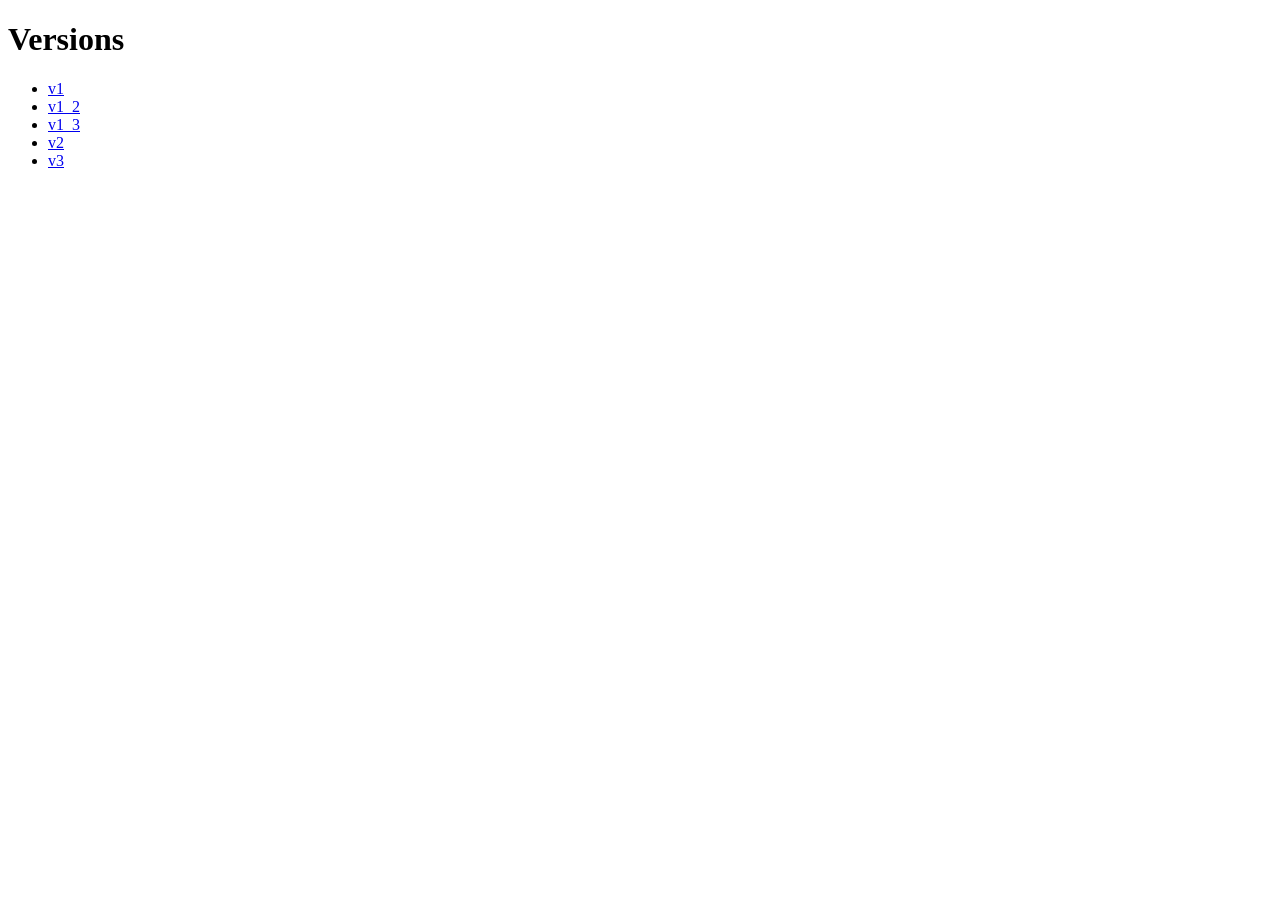
<file: index.html>
<!doctype html><html lang="en"><meta charset="utf-8"><title>Versions</title><h1>Versions</h1><ul><li><a href="v1/">v1</a></li>
<li><a href="v1_2/">v1_2</a></li>
<li><a href="v1_3/">v1_3</a></li>
<li><a href="v2/">v2</a></li>
<li><a href="v3/">v3</a></li></ul>
</file>
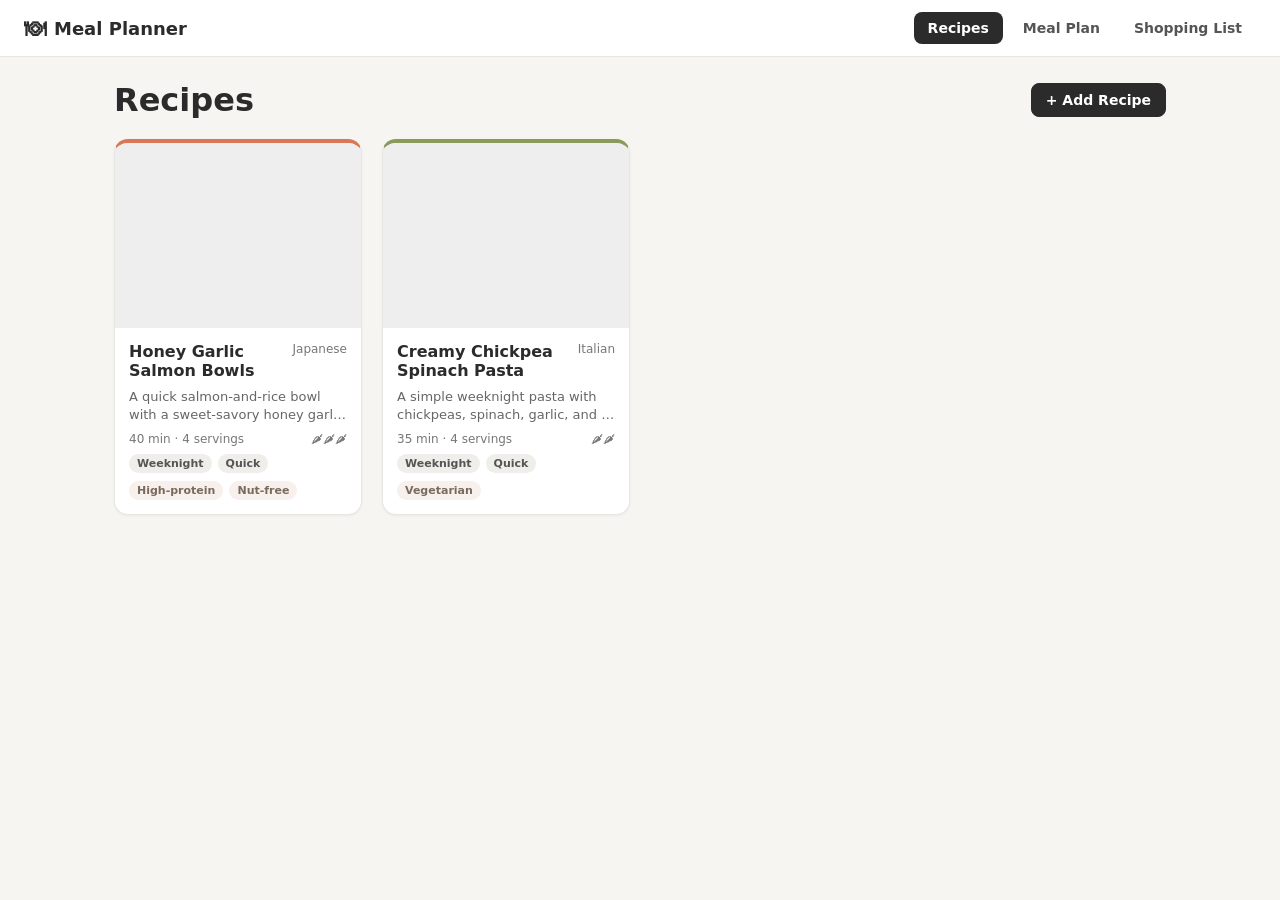
<file: v1_2/index.html>
<!doctype html>
<html lang="en">
  <head><meta charset="UTF-8"><meta name="viewport" content="width=device-width, initial-scale=1.0"><title>Website</title>  <script type="module" crossorigin src="./assets/index-cZcmsiMr.js"></script>
  <link rel="stylesheet" crossorigin href="./assets/index-ChTAYIMi.css">
</head>
  <body><div id="root"></div></body>
</html>
</file>
<file: v1_2/assets/index-ChTAYIMi.css>
*{box-sizing:border-box}body{margin:0;font-family:system-ui,-apple-system,sans-serif;background:#f6f5f2;color:#2b2b2b}img{max-width:100%;height:auto;display:block}button{font-family:inherit;cursor:pointer}input,select,textarea{font-family:inherit;font-size:14px}.app{min-height:100vh;display:flex;flex-direction:column}.app-header{position:sticky;top:0;z-index:20;display:flex;align-items:center;justify-content:space-between;padding:12px 24px;background:#fff;border-bottom:1px solid #e8e6e1}.brand{display:flex;align-items:center;gap:8px;cursor:pointer;font-weight:700;font-size:18px}.brand-mark{font-size:22px}.nav{display:flex;gap:6px}.nav-btn{border:none;background:transparent;padding:8px 14px;border-radius:8px;font-size:14px;font-weight:600;color:#555}.nav-btn:hover{background:#f0eeea}.nav-btn.active{background:#2b2b2b;color:#fff}.app-main{flex:1;width:100%;max-width:1100px;margin:0 auto;padding:24px}.btn{border:1px solid #d5d2cb;background:#fff;color:#2b2b2b;padding:8px 14px;border-radius:8px;font-size:14px;font-weight:600}.btn:hover{background:#f0eeea}.btn-primary{background:#2b2b2b;border-color:#2b2b2b;color:#fff}.btn-primary:hover{background:#3a3a3a}.btn-ghost{background:transparent;border:none;color:#666}.btn-ghost:hover{color:#2b2b2b;text-decoration:underline}.btn-link{background:none;border:none;color:#4a7fa5;text-decoration:underline;padding:0;font-size:inherit}.catalog-head{display:flex;align-items:center;justify-content:space-between;margin-bottom:20px}.catalog-head h1{margin:0}.recipe-grid{display:grid;grid-template-columns:repeat(auto-fill,minmax(240px,1fr));gap:20px}.recipe-card{background:#fff;border-radius:14px;overflow:hidden;cursor:pointer;border:1px solid #e8e6e1;box-shadow:0 1px 3px #0000000d;transition:transform .12s ease,box-shadow .12s ease;display:flex;flex-direction:column;border-top:4px solid var(--accent, #d97757)}.recipe-card:hover{transform:translateY(-3px);box-shadow:0 6px 16px #0000001a}.recipe-card-img{aspect-ratio:4 / 3;overflow:hidden;background:#eee}.recipe-card-img img{width:100%;height:100%;object-fit:cover}.recipe-card-body{padding:14px;display:flex;flex-direction:column;gap:8px}.recipe-card-top{display:flex;justify-content:space-between;align-items:flex-start;gap:8px}.recipe-card-top h3{margin:0;font-size:16px;line-height:1.2}.recipe-card-cuisine{font-size:12px;color:#777;white-space:nowrap}.recipe-card-desc{margin:0;font-size:13px;color:#666;line-height:1.4;display:-webkit-box;-webkit-line-clamp:2;-webkit-box-orient:vertical;overflow:hidden}.recipe-card-meta{display:flex;align-items:center;justify-content:space-between;font-size:12px;color:#777}.chips{display:flex;flex-wrap:wrap;gap:6px}.chip{font-size:11px;font-weight:600;background:#f0eeea;color:#555;padding:3px 8px;border-radius:12px}.chips-muted .chip{background:#f7f0ec;color:#7a6a5c}.muted{color:#999;font-size:13px}.empty{text-align:center;color:#888;padding:40px 0}.detail{display:flex;flex-direction:column;gap:20px}.detail-empty{text-align:center;padding:60px 0;display:flex;flex-direction:column;gap:16px;align-items:center}.back{align-self:flex-start}.detail-hero{display:grid;grid-template-columns:320px 1fr;gap:28px;background:#fff;border:1px solid #e8e6e1;border-radius:16px;overflow:hidden;border-left:6px solid var(--accent, #d97757)}.detail-img{aspect-ratio:1;overflow:hidden;background:#eee}.detail-img img{width:100%;height:100%;object-fit:cover}.detail-head{padding:24px 24px 24px 0;display:flex;flex-direction:column;gap:12px}.detail-head h1{margin:0;font-size:28px}.detail-desc{margin:0;color:#666}.detail-tags{display:flex;flex-wrap:wrap;gap:6px}.detail-facts{display:flex;flex-wrap:wrap;gap:16px}.fact{display:flex;flex-direction:column;background:#f6f5f2;border-radius:10px;padding:10px 14px;min-width:72px}.fact-label{font-size:11px;text-transform:uppercase;letter-spacing:.05em;color:#888}.fact-value{font-size:16px;font-weight:700}.source-link{font-size:13px;color:#4a7fa5}.detail-section{background:#fff;border:1px solid #e8e6e1;border-radius:16px;padding:22px}.detail-section h2{margin:0 0 16px;font-size:20px}.detail-section h3{margin:16px 0 8px;font-size:15px;color:#555}.ingredient-list{list-style:none;margin:0;padding:0;display:flex;flex-direction:column;gap:6px}.ingredient-list li{display:flex;gap:8px;align-items:baseline;font-size:14px;padding:6px 0;border-bottom:1px dashed #eee}.ingredient-list li.optional{opacity:.75}.ing-qty{font-weight:600;min-width:70px}.ing-name{font-weight:600}.ing-notes{color:#888;font-size:13px}.ing-optional{font-size:11px;color:#999;font-style:italic;margin-left:auto}.step-list{list-style:none;margin:0;padding:0;counter-reset:step;display:flex;flex-direction:column;gap:12px}.step-list li{display:flex;gap:12px;align-items:flex-start}.step-num{flex:0 0 28px;height:28px;border-radius:50%;background:#2b2b2b;color:#fff;display:flex;align-items:center;justify-content:center;font-size:13px;font-weight:700}.step-text{flex:1;font-size:14px;line-height:1.5}.step-timer{font-size:12px;color:#888;white-space:nowrap}.recipe-form{display:flex;flex-direction:column;gap:20px}.form-head h1{margin:0}.form-error{color:#c94c4c;margin:8px 0 0}.form-section{background:#fff;border:1px solid #e8e6e1;border-radius:16px;padding:22px;display:flex;flex-direction:column;gap:16px}.form-section h2{margin:0;font-size:18px;padding-bottom:8px;border-bottom:1px solid #eee}.field{display:flex;flex-direction:column;gap:6px}.field-label{font-size:13px;font-weight:600;color:#555}.req{color:#c94c4c}.field input,.field select,.field textarea{padding:8px 10px;border:1px solid #d5d2cb;border-radius:8px}.field input:focus,.field select:focus,.field textarea:focus{outline:2px solid #4a7fa5;border-color:#4a7fa5}.form-row{display:grid;grid-template-columns:repeat(auto-fit,minmax(160px,1fr));gap:16px;align-items:start}.check-group{display:flex;flex-wrap:wrap;gap:8px}.check{display:inline-flex;align-items:center;gap:6px;padding:6px 10px;border:1px solid #d5d2cb;border-radius:20px;font-size:13px;cursor:pointer}.check.active{background:#2b2b2b;border-color:#2b2b2b;color:#fff}.check input{display:none}.stepper{display:inline-flex;align-items:center;gap:10px}.stepper button{width:30px;height:30px;border-radius:8px;border:1px solid #d5d2cb;background:#fff;font-size:18px;line-height:1}.stepper span{min-width:30px;text-align:center;font-weight:700}.spice-control{display:flex;align-items:center;gap:8px}.spice-control input[type=range]{flex:1}.spice-label{font-size:12px;color:#888}.range-value{font-size:13px;font-weight:600}.cover-preview{width:200px;aspect-ratio:4 / 3;border-radius:12px;overflow:hidden;border:1px solid #e8e6e1}.cover-preview img{width:100%;height:100%;object-fit:cover}.color-picker{display:flex;align-items:center;gap:8px}.color-swatch{width:30px;height:30px;border-radius:50%;border:2px solid transparent}.color-swatch.active{border-color:#2b2b2b;box-shadow:0 0 0 2px #fff inset}.color-input{width:38px;height:32px;padding:0;border:1px solid #d5d2cb;border-radius:8px;background:#fff}.ingredient-editor{display:flex;flex-direction:column;gap:8px}.ingredient-row{display:flex;align-items:center;gap:6px;flex-wrap:wrap;padding:6px;border:1px solid #eee;border-radius:10px}.ingredient-row input,.ingredient-row select{padding:6px 8px;border:1px solid #d5d2cb;border-radius:6px}.section-input{width:90px}.ingredient-select{flex:1;min-width:150px}.qty-input{width:64px}.unit-input{width:74px}.notes-input{flex:1;min-width:110px}.optional-toggle{display:flex;align-items:center;gap:4px;font-size:12px;color:#777;white-space:nowrap}.btn-row{display:flex;gap:10px;margin-top:8px}.btn-group{display:flex;gap:4px}.btn-icon{width:30px;height:30px;border-radius:6px;border:1px solid #d5d2cb;background:#fff;font-size:14px}.btn-icon:disabled{opacity:.35;cursor:default}.btn-icon.danger:hover{background:#fbe9e9;border-color:#c94c4c}.step-editor{display:flex;gap:10px;align-items:flex-start;padding:10px;border:1px solid #eee;border-radius:10px}.step-editor-num{flex:0 0 28px;height:28px;border-radius:50%;background:#2b2b2b;color:#fff;display:flex;align-items:center;justify-content:center;font-size:13px;font-weight:700}.step-editor textarea{flex:1;padding:8px;border:1px solid #d5d2cb;border-radius:8px}.timer-input{width:80px;padding:8px;border:1px solid #d5d2cb;border-radius:8px}.toggle-row{display:flex;align-items:center;justify-content:space-between;padding:8px 0;cursor:pointer;font-size:14px}.switch{position:relative;width:44px;height:24px;border-radius:999px;border:none;background:#d5d2cb;transition:background .15s;flex:none}.switch.on{background:#2b2b2b}.knob{position:absolute;top:2px;left:2px;width:20px;height:20px;border-radius:50%;background:#fff;transition:transform .15s}.switch.on .knob{transform:translate(20px)}.plan-options{background:#f6f5f2;border-radius:10px;padding:14px}.segmented{display:inline-flex;border:1px solid #d5d2cb;border-radius:8px;overflow:hidden}.seg{padding:8px 16px;border:none;background:#fff;font-weight:600;font-size:13px}.seg.active{background:#2b2b2b;color:#fff}.form-actions{display:flex;justify-content:flex-end;gap:10px;padding-bottom:20px}.planner-head{display:flex;align-items:center;justify-content:space-between;margin-bottom:20px;flex-wrap:wrap;gap:12px}.planner-head h1{margin:0}.week-nav{display:flex;align-items:center;gap:10px}.week-label{font-weight:700;min-width:180px;text-align:center}.planner-grid{display:grid;grid-template-columns:90px repeat(7,1fr);gap:8px;background:#fff;border:1px solid #e8e6e1;border-radius:16px;padding:14px;overflow-x:auto}.planner-corner{font-weight:700;color:#888;font-size:13px;align-self:center}.planner-day{text-align:center;padding:6px;border-radius:8px;display:flex;flex-direction:column}.planner-day.today{background:#f0eeea}.day-name{font-weight:700}.day-date{font-size:12px;color:#777}.slot-label{font-weight:600;color:#555;font-size:13px;align-self:center}.slot-cell{min-height:92px}.slot-empty{width:100%;height:100%;min-height:88px;border:2px dashed #d5d2cb;border-radius:10px;background:#faf9f7;color:#999;font-size:13px;font-weight:600}.slot-empty:hover{border-color:#2b2b2b;color:#2b2b2b;background:#f6f5f2}.slot-card{position:relative;border:1px solid #e8e6e1;border-radius:10px;overflow:hidden;background:#fff;border-top:3px solid var(--accent, #d97757);display:flex;flex-direction:column;height:100%}.slot-card img{height:54px;width:100%;object-fit:cover}.slot-title{border:none;background:transparent;font-size:12px;font-weight:700;padding:6px 6px 2px;text-align:left;line-height:1.25;color:#2b2b2b}.slot-title:hover{text-decoration:underline}.slot-change{border:none;background:transparent;font-size:10px;color:#999;padding:0 6px 6px;text-align:left}.slot-change:hover{color:#c94c4c}.planner-hint{color:#888;font-size:13px;margin-top:12px}.modal-overlay{position:fixed;top:0;right:0;bottom:0;left:0;background:#0006;display:flex;align-items:center;justify-content:center;z-index:100;padding:20px}.modal{background:#fff;border-radius:16px;width:100%;max-width:480px;max-height:85vh;display:flex;flex-direction:column;overflow:hidden}.modal-head{display:flex;align-items:center;justify-content:space-between;padding:16px 20px;border-bottom:1px solid #eee}.modal-head h2{margin:0;font-size:18px}.modal-current{padding:12px 20px;background:#f6f5f2;font-size:13px;display:flex;align-items:center;gap:10px}.picker-search{margin:14px 20px;padding:10px;border:1px solid #d5d2cb;border-radius:8px}.picker-list{overflow-y:auto;padding:0 20px 20px;display:flex;flex-direction:column;gap:6px}.picker-item{display:flex;gap:12px;align-items:center;padding:8px;border:1px solid #eee;border-radius:10px;background:#fff;text-align:left}.picker-item:hover{background:#f6f5f2}.picker-item img{width:54px;height:54px;border-radius:8px;object-fit:cover}.picker-item span{display:flex;flex-direction:column;gap:2px}.picker-item small{color:#888}.shopping-head{display:flex;align-items:center;justify-content:space-between;margin-bottom:16px}.shopping-head h1{margin:0}.shopping-progress{font-weight:700;color:#4e9b8e}.pantry-toolbar{margin-bottom:12px}.pantry-panel{background:#fff;border:1px solid #e8e6e1;border-radius:14px;padding:18px;margin-bottom:16px;display:flex;flex-direction:column;gap:12px}.pantry-panel h3{margin:0}.pantry-add{display:flex;gap:8px}.pantry-add input{flex:1;padding:8px;border:1px solid #d5d2cb;border-radius:8px}.chip-x{border:none;background:transparent;margin-left:6px;color:#999;cursor:pointer;padding:0}.chip-x:hover{color:#c94c4c}.shopping-category{background:#fff;border:1px solid #e8e6e1;border-radius:14px;padding:18px;margin-bottom:16px}.shopping-category h2{margin:0 0 12px;font-size:16px}.shopping-items{list-style:none;margin:0;padding:0;display:flex;flex-direction:column;gap:4px}.shopping-item{display:flex;align-items:center;gap:12px;padding:8px 0;border-bottom:1px solid #f0f0f0}.shopping-item.checked .shopping-name{text-decoration:line-through;color:#aaa}.shopping-item input{width:18px;height:18px;accent-color:#2b2b2b}.shopping-name{font-weight:600}.shopping-qty{color:#555;white-space:nowrap}.shopping-notes{color:#999;font-size:12px}.shopping-empty{text-align:center;padding:60px 0;display:flex;flex-direction:column;gap:12px;align-items:center}@media(max-width:760px){.detail-hero{grid-template-columns:1fr}.detail-head{padding:20px}.planner-grid{grid-template-columns:70px repeat(7,130px)}}
</file>
